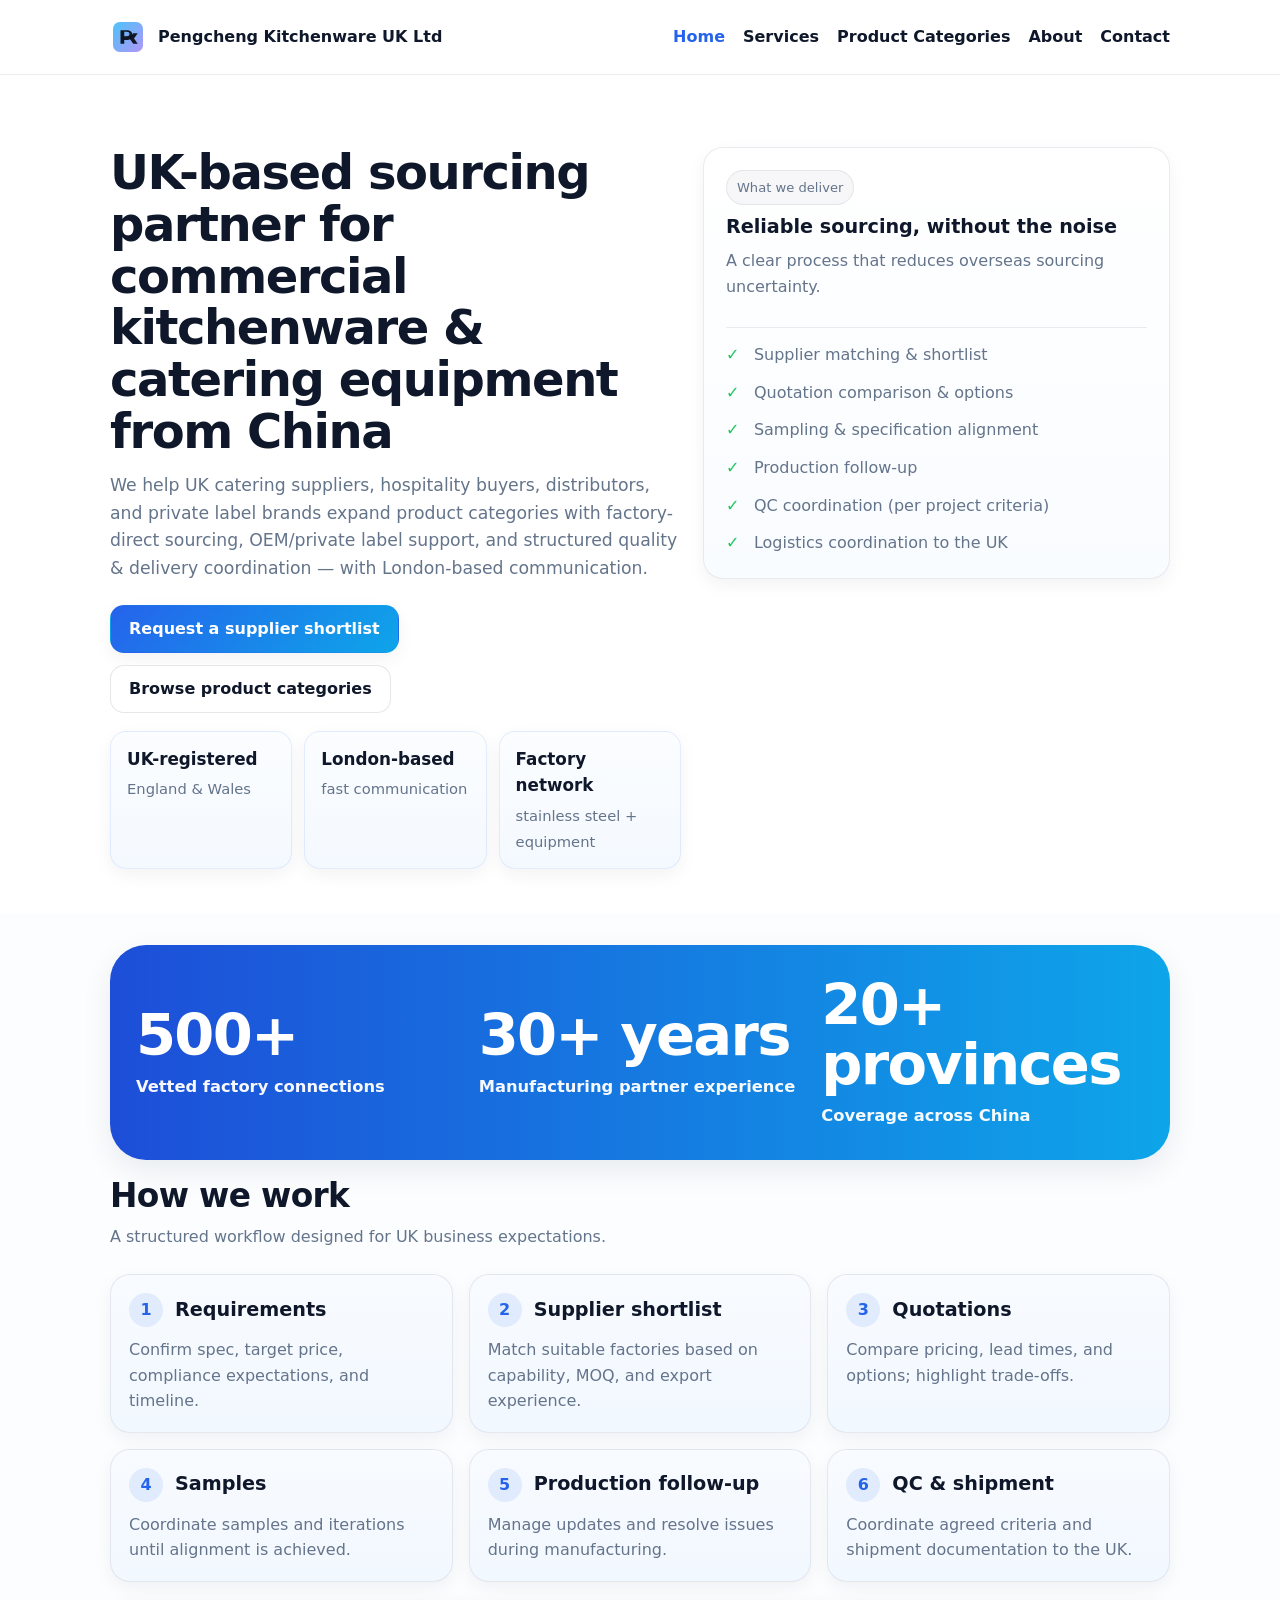
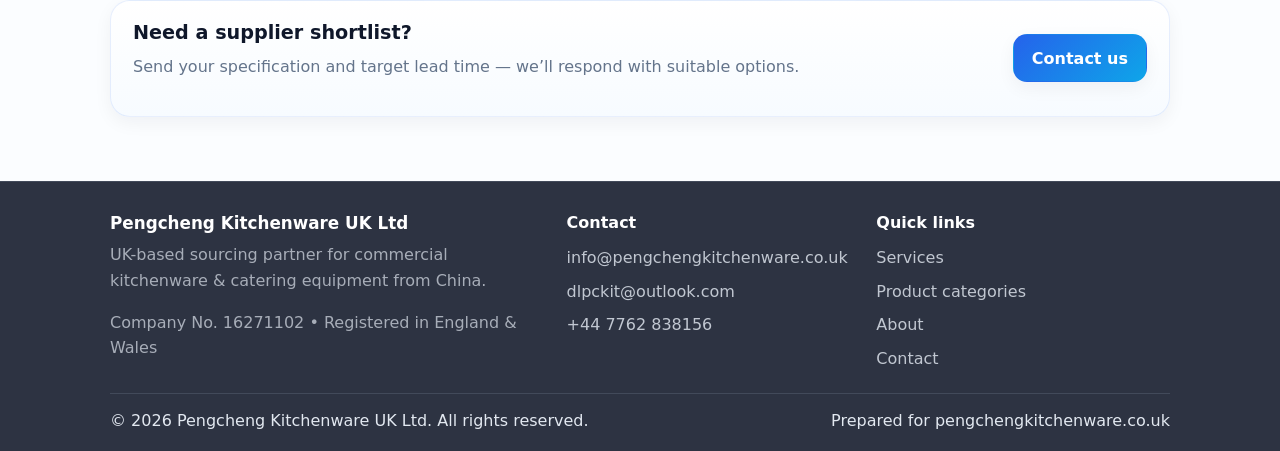
<file: index.html>
<!doctype html>
<html lang="en-GB">
<head>
  <title>Pengcheng Kitchenware UK Ltd | UK-Based Sourcing Partner</title>
  <meta name="description" content="UK-based sourcing partner for commercial kitchenware & catering equipment from China. Factory-direct sourcing, OEM/private label support, QC and logistics coordination — London-based communication.">
  <link rel="canonical" href="https://pengchengkitchenware.co.uk/">

  <meta charset="utf-8">
  <meta name="viewport" content="width=device-width, initial-scale=1">
  <meta name="theme-color" content="#ffffff">
  <link rel="icon" href="/assets/logo.svg" type="image/svg+xml">
  <link rel="stylesheet" href="/assets/styles.css">

  <meta property="og:type" content="website">
  <meta property="og:title" content="Pengcheng Kitchenware UK Ltd | UK-Based Sourcing Partner">
  <meta property="og:description" content="UK-based sourcing partner for commercial kitchenware & catering equipment from China. Factory-direct sourcing, OEM/private label support, QC and logistics coordination — London-based communication.">
  <meta property="og:url" content="https://pengchengkitchenware.co.uk/">
</head>
<body>
  <a class="skip-link" href="#main">Skip to content</a>

  <header class="site-header">
    <div class="container header-inner">
      <a class="brand" href="/index.html" aria-label="Pengcheng Kitchenware UK Ltd home">
        <img src="/assets/logo.svg" alt="" class="logo" width="36" height="36">
        <span class="brand-name">Pengcheng Kitchenware UK Ltd</span>
      </a>

      <nav class="nav" aria-label="Primary">
        <a data-nav href="/index.html" aria-current="page">Home</a>
        <a data-nav href="/services.html">Services</a>
        <a data-nav href="/products.html">Product Categories</a>
        <a data-nav href="/about.html">About</a>
        <a data-nav class="nav-cta" href="/contact.html">Contact</a>
      </nav>

      <button class="nav-toggle" aria-label="Open menu" aria-expanded="false">Menu</button>
    </div>
  </header>

  <main id="main">
    <section class="hero">
      <div class="container hero-grid">
        <div>
          <h1>UK-based sourcing partner for commercial kitchenware &amp; catering equipment from China</h1>
          <p class="lead">
            We help UK catering suppliers, hospitality buyers, distributors, and private label brands
            expand product categories with factory-direct sourcing, OEM/private label support, and
            structured quality &amp; delivery coordination — with London-based communication.
          </p>

          <div class="cta-row">
            <a class="button primary" href="/contact.html">Request a supplier shortlist</a>
            <a class="button secondary" href="/products.html">Browse product categories</a>
          </div>

          <div class="trust-row">
            <div class="trust-item">
              <strong>UK-registered</strong>
              <span class="muted small">England &amp; Wales</span>
            </div>
            <div class="trust-item">
              <strong>London-based</strong>
              <span class="muted small">fast communication</span>
            </div>
            <div class="trust-item">
              <strong>Factory network</strong>
              <span class="muted small">stainless steel + equipment</span>
            </div>
          </div>
        </div>

        <div class="hero-card">
          <div class="hero-card-top">
            <div class="badge">What we deliver</div>
            <h3>Reliable sourcing, without the noise</h3>
            <p class="muted">A clear process that reduces overseas sourcing uncertainty.</p>
          </div>

          <div class="hero-card-list">
            <div class="check">Supplier matching &amp; shortlist</div>
            <div class="check">Quotation comparison &amp; options</div>
            <div class="check">Sampling &amp; specification alignment</div>
            <div class="check">Production follow-up</div>
            <div class="check">QC coordination (per project criteria)</div>
            <div class="check">Logistics coordination to the UK</div>
          </div>
        </div>
      </div>
    </section>

    <section class="section how-section section-soft-blue">
      <div class="container">
        <div class="stats-strip" aria-label="Key sourcing statistics">
          <div class="stats-grid">
            <div class="stat">
              <div class="stat-num">500+</div>
              <div class="stat-label">Vetted factory connections</div>
            </div>
            <div class="stat">
              <div class="stat-num">30+ years</div>
              <div class="stat-label">Manufacturing partner experience</div>
            </div>
            <div class="stat">
              <div class="stat-num">20+ provinces</div>
              <div class="stat-label">Coverage across China</div>
            </div>
          </div>
        </div>

        <div class="section-header" style="margin-top:18px;">
          <h2>How we work</h2>
          <p class="muted">A structured workflow designed for UK business expectations.</p>
        </div>

        <div class="step-cards">
          <article class="step-card">
            <div class="step-top">
              <div class="step-no">1</div>
              <h3>Requirements</h3>
            </div>
            <p>Confirm spec, target price, compliance expectations, and timeline.</p>
          </article>

          <article class="step-card">
            <div class="step-top">
              <div class="step-no">2</div>
              <h3>Supplier shortlist</h3>
            </div>
            <p>Match suitable factories based on capability, MOQ, and export experience.</p>
          </article>

          <article class="step-card">
            <div class="step-top">
              <div class="step-no">3</div>
              <h3>Quotations</h3>
            </div>
            <p>Compare pricing, lead times, and options; highlight trade-offs.</p>
          </article>

          <article class="step-card">
            <div class="step-top">
              <div class="step-no">4</div>
              <h3>Samples</h3>
            </div>
            <p>Coordinate samples and iterations until alignment is achieved.</p>
          </article>

          <article class="step-card">
            <div class="step-top">
              <div class="step-no">5</div>
              <h3>Production follow-up</h3>
            </div>
            <p>Manage updates and resolve issues during manufacturing.</p>
          </article>

          <article class="step-card">
            <div class="step-top">
              <div class="step-no">6</div>
              <h3>QC &amp; shipment</h3>
            </div>
            <p>Coordinate agreed criteria and shipment documentation to the UK.</p>
          </article>
        </div>

        <div class="cta-panel">
          <div>
            <h3>Need a supplier shortlist?</h3>
            <p class="muted">Send your specification and target lead time — we’ll respond with suitable options.</p>
          </div>
          <a class="button primary" href="/contact.html">Contact us</a>
        </div>
      </div>
    </section>
  </main>

  <footer class="site-footer">
    <div class="container">
      <div class="footer-grid">
        <div>
          <div class="footer-brand">Pengcheng Kitchenware UK Ltd</div>
          <p class="muted">
            UK-based sourcing partner for commercial kitchenware &amp; catering equipment from China.
          </p>
          <p class="muted">
            Company No. 16271102 • Registered in England &amp; Wales
          </p>
        </div>

        <div>
          <div class="footer-title">Contact</div>
          <ul class="footer-list">
            <li><a href="mailto:info@pengchengkitchenware.co.uk">info@pengchengkitchenware.co.uk</a></li>
            <li><a href="mailto:dlpckit@outlook.com">dlpckit@outlook.com</a></li>
            <li><a href="tel:+447762838156">+44 7762 838156</a></li>
          </ul>
        </div>

        <div>
          <div class="footer-title">Quick links</div>
          <ul class="footer-list">
            <li><a href="/services.html">Services</a></li>
            <li><a href="/products.html">Product categories</a></li>
            <li><a href="/about.html">About</a></li>
            <li><a href="/contact.html">Contact</a></li>
          </ul>
        </div>
      </div>

      <div class="footer-bottom">
        <div>© 2026 Pengcheng Kitchenware UK Ltd. All rights reserved.</div>
        <div>Prepared for pengchengkitchenware.co.uk</div>
      </div>
    </div>
  </footer>
</body>
</html>
</file>
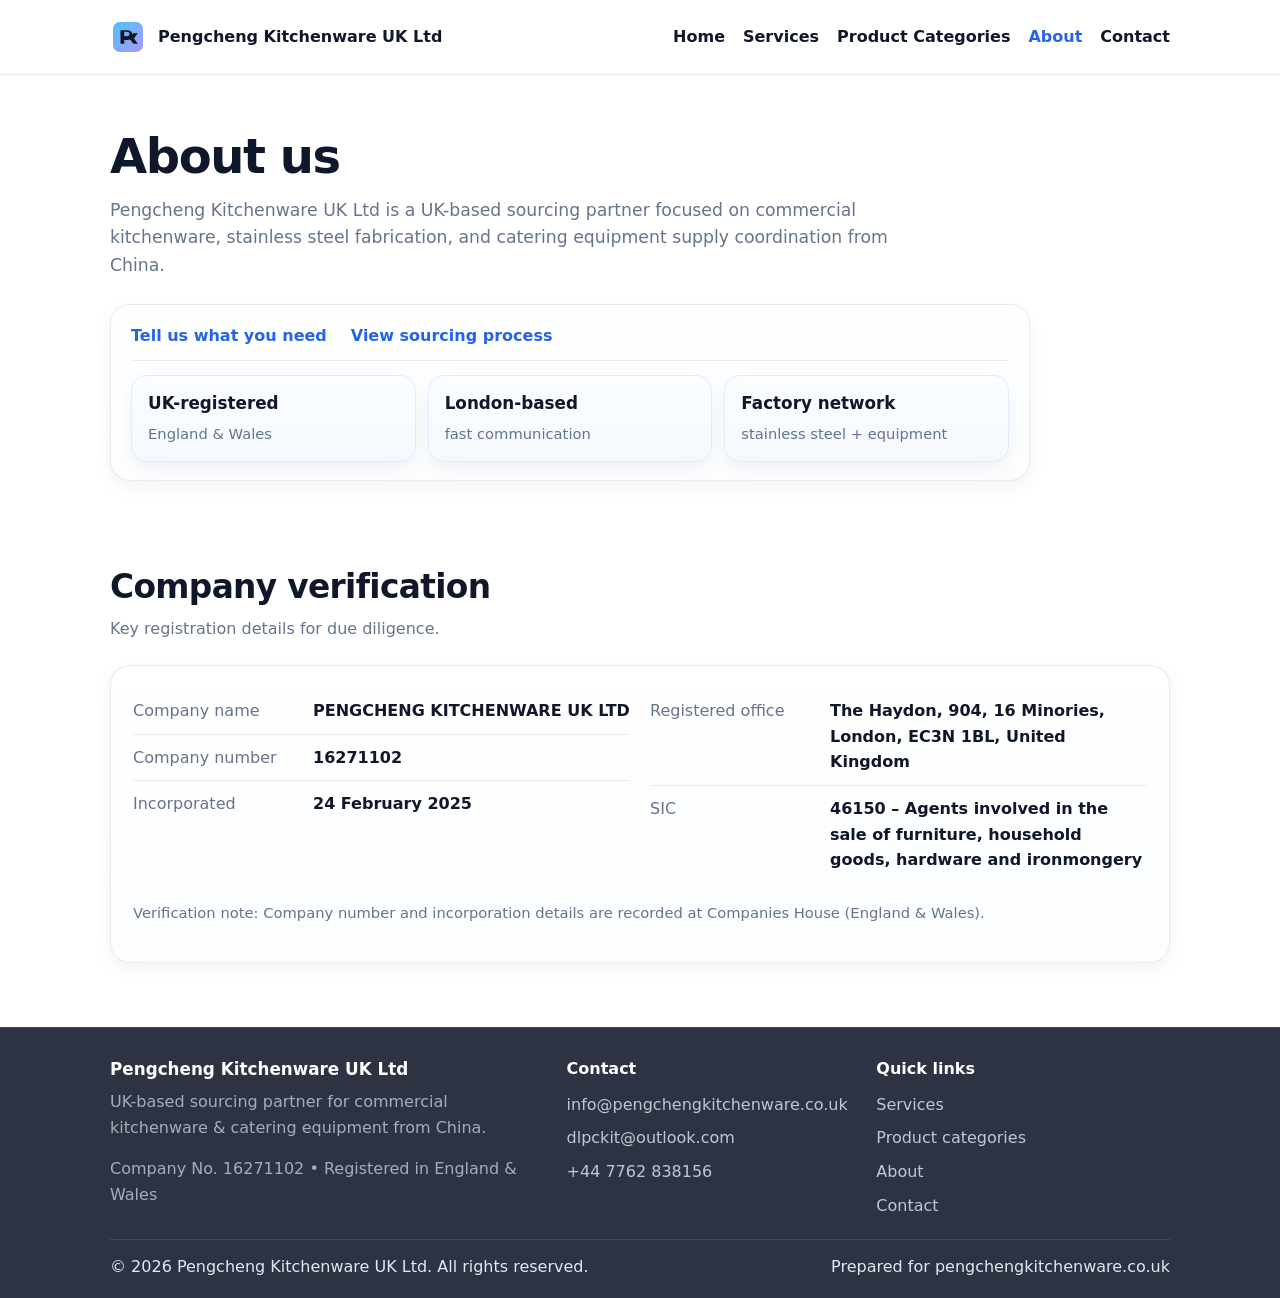
<file: about.html>
<!doctype html>
<html lang="en-GB">
<head>
  <title>About | Pengcheng Kitchenware UK Ltd</title>
  <meta name="description" content="About Pengcheng Kitchenware UK Ltd — UK-based sourcing support for commercial kitchenware and catering equipment from China.">
  <link rel="canonical" href="https://pengchengkitchenware.co.uk/about.html">

  <meta charset="utf-8">
  <meta name="viewport" content="width=device-width, initial-scale=1">
  <meta name="theme-color" content="#ffffff">
  <link rel="icon" href="/assets/logo.svg" type="image/svg+xml">
  <link rel="stylesheet" href="/assets/styles.css">
</head>
<body>
  <a class="skip-link" href="#main">Skip to content</a>

  <header class="site-header">
    <div class="container header-inner">
      <a class="brand" href="/index.html" aria-label="Pengcheng Kitchenware UK Ltd home">
        <img src="/assets/logo.svg" alt="" class="logo" width="36" height="36">
        <span class="brand-name">Pengcheng Kitchenware UK Ltd</span>
      </a>

      <nav class="nav" aria-label="Primary">
        <a data-nav href="/index.html">Home</a>
        <a data-nav href="/services.html">Services</a>
        <a data-nav href="/products.html">Product Categories</a>
        <a data-nav href="/about.html" aria-current="page">About</a>
        <a data-nav class="nav-cta" href="/contact.html">Contact</a>
      </nav>

      <button class="nav-toggle" aria-label="Open menu" aria-expanded="false">Menu</button>
    </div>
  </header>

  <main id="main">
    <section class="page-hero">
      <div class="container">
        <div class="page-hero-inner">
          <div class="section-header">
            <h1>About us</h1>
            <p class="lead">
              Pengcheng Kitchenware UK Ltd is a UK-based sourcing partner focused on commercial kitchenware,
              stainless steel fabrication, and catering equipment supply coordination from China.
            </p>
          </div>

          <div class="info-strip">
            <div class="info-strip-top">
              <a class="text-link" href="/contact.html">Tell us what you need</a>
              <a class="text-link" href="/services.html">View sourcing process</a>
            </div>

            <div class="trust-row">
              <div class="trust-item">
                <strong>UK-registered</strong>
                <span class="muted small">England &amp; Wales</span>
              </div>
              <div class="trust-item">
                <strong>London-based</strong>
                <span class="muted small">fast communication</span>
              </div>
              <div class="trust-item">
                <strong>Factory network</strong>
                <span class="muted small">stainless steel + equipment</span>
              </div>
            </div>
          </div>
        </div>
      </div>
    </section>

    <section class="section company-section">
      <div class="container">
        <div class="section-header">
          <h2>Company verification</h2>
          <p class="muted">Key registration details for due diligence.</p>
        </div>

        <div class="company-card">
          <div class="grid-2">
            <div>
              <div class="kv"><span>Company name</span><strong>PENGCHENG KITCHENWARE UK LTD</strong></div>
              <div class="kv"><span>Company number</span><strong>16271102</strong></div>
              <div class="kv"><span>Incorporated</span><strong>24 February 2025</strong></div>
            </div>

            <div>
              <div class="kv"><span>Registered office</span><strong>The Haydon, 904, 16 Minories, London, EC3N 1BL, United Kingdom</strong></div>
              <div class="kv"><span>SIC</span><strong>46150 – Agents involved in the sale of furniture, household goods, hardware and ironmongery</strong></div>
            </div>
          </div>

          <p class="muted small" style="margin-top:18px;">
            Verification note: Company number and incorporation details are recorded at Companies House (England &amp; Wales).
          </p>
        </div>
      </div>
    </section>
  </main>

  <footer class="site-footer">
    <div class="container">
      <div class="footer-grid">
        <div>
          <div class="footer-brand">Pengcheng Kitchenware UK Ltd</div>
          <p class="muted">
            UK-based sourcing partner for commercial kitchenware &amp; catering equipment from China.
          </p>
          <p class="muted">
            Company No. 16271102 • Registered in England &amp; Wales
          </p>
        </div>

        <div>
          <div class="footer-title">Contact</div>
          <ul class="footer-list">
            <li><a href="mailto:info@pengchengkitchenware.co.uk">info@pengchengkitchenware.co.uk</a></li>
            <li><a href="mailto:dlpckit@outlook.com">dlpckit@outlook.com</a></li>
            <li><a href="tel:+447762838156">+44 7762 838156</a></li>
          </ul>
        </div>

        <div>
          <div class="footer-title">Quick links</div>
          <ul class="footer-list">
            <li><a href="/services.html">Services</a></li>
            <li><a href="/products.html">Product categories</a></li>
            <li><a href="/about.html">About</a></li>
            <li><a href="/contact.html">Contact</a></li>
          </ul>
        </div>
      </div>

      <div class="footer-bottom">
        <div>© 2026 Pengcheng Kitchenware UK Ltd. All rights reserved.</div>
        <div>Prepared for pengchengkitchenware.co.uk</div>
      </div>
    </div>
  </footer>
</body>
</html>
</file>
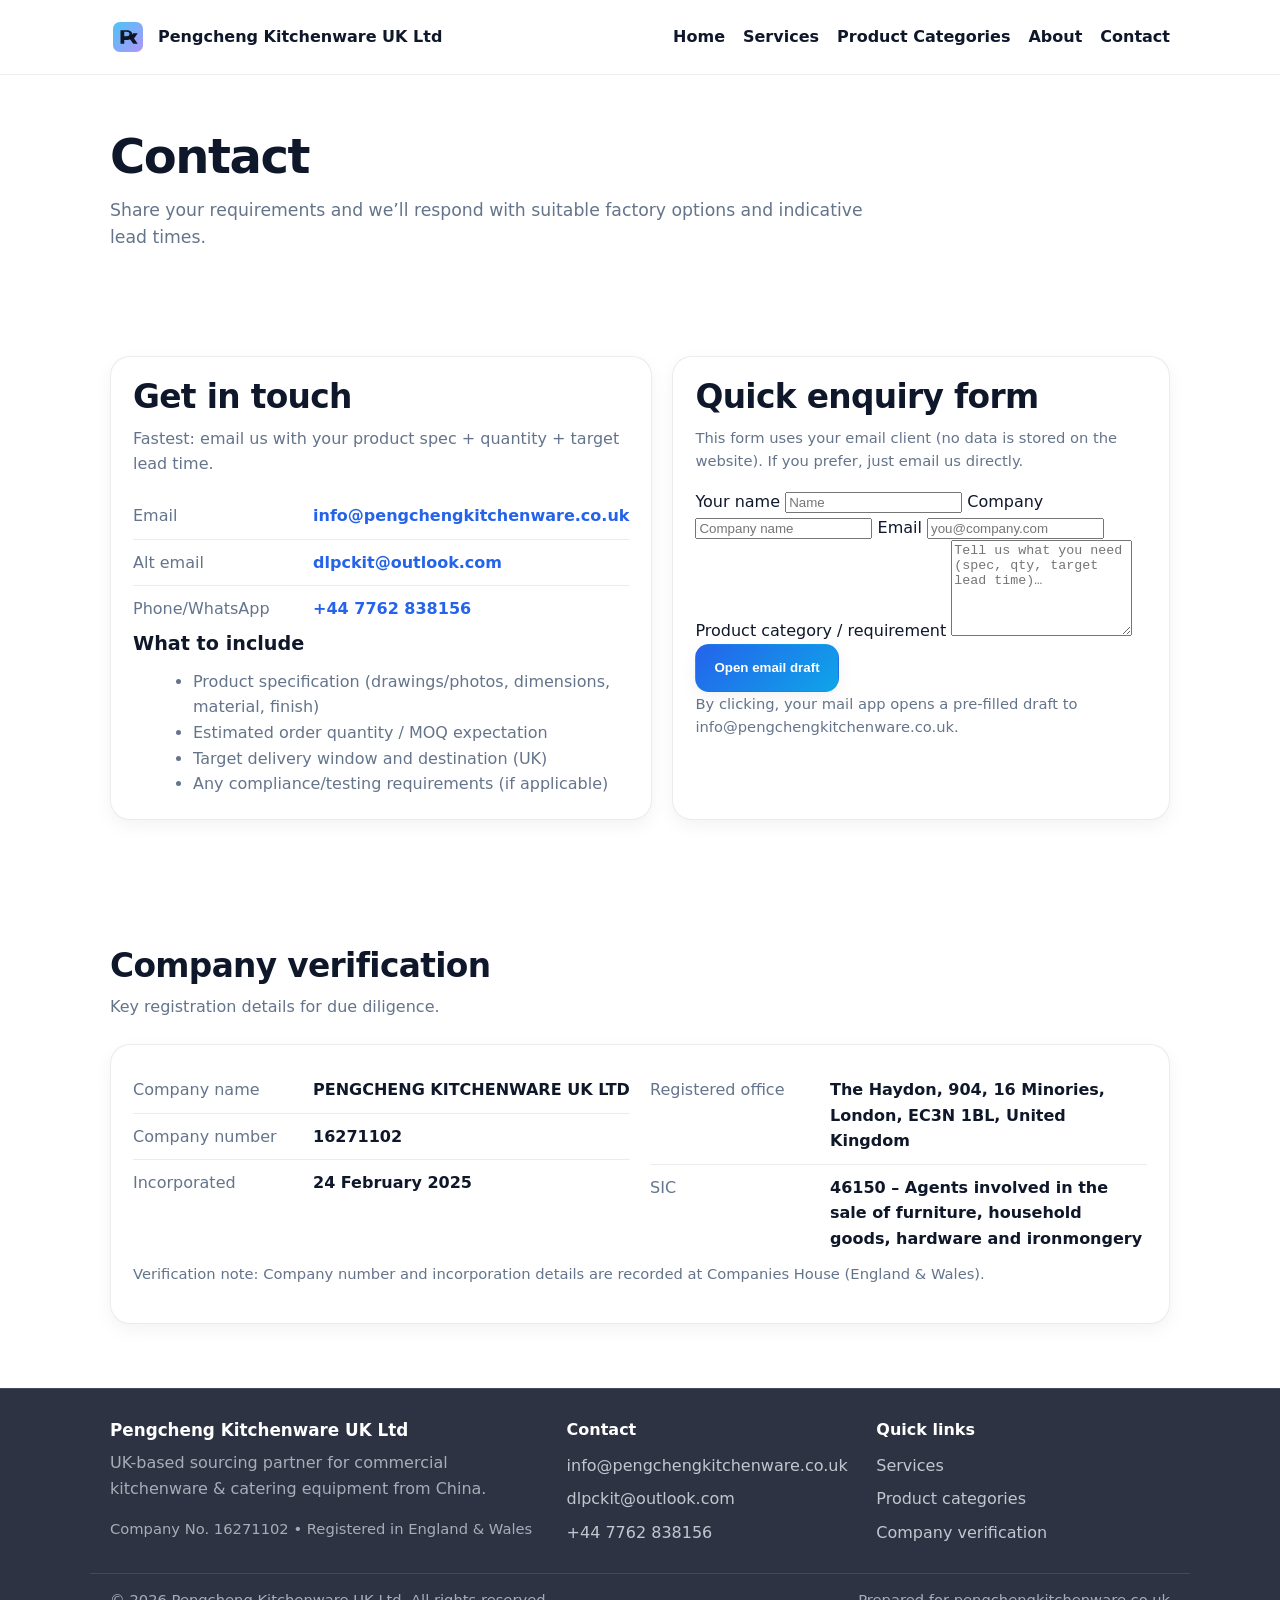
<file: contact.html>
<!doctype html>
<html lang="en-GB">
<head>
<title>Contact | Pengcheng Kitchenware UK Ltd</title>
<meta name="description" content="Contact Pengcheng Kitchenware UK Ltd. Email, phone/WhatsApp, and enquiry form to request a supplier shortlist or quotation comparison.">
<link rel="canonical" href="https://pengchengkitchenware.co.uk/contact.html">

<meta charset="utf-8">
<meta name="viewport" content="width=device-width, initial-scale=1">
<meta name="theme-color" content="#0b0f19">
<link rel="icon" href="/assets/logo.svg" type="image/svg+xml">
<link rel="stylesheet" href="/assets/styles.css">

<meta property="og:type" content="website">
<meta property="og:title" content="Contact | Pengcheng Kitchenware UK Ltd">
<meta property="og:description" content="Contact Pengcheng Kitchenware UK Ltd. Email, phone/WhatsApp, and enquiry form to request a supplier shortlist or quotation comparison.">
<meta property="og:url" content="https://pengchengkitchenware.co.uk/contact.html">
</head>
<body>
<a class="skip-link" href="#main">Skip to content</a>
<header class="site-header">
  <div class="container header-inner">
    <a class="brand" href="/index.html" aria-label="Pengcheng Kitchenware UK Ltd home">
      <img src="/assets/logo.svg" alt="" class="logo" width="36" height="36">
      <span class="brand-name">Pengcheng Kitchenware UK Ltd</span>
    </a>
    <nav class="nav" aria-label="Primary">
      <a data-nav href="/index.html">Home</a>
      <a data-nav href="/services.html">Services</a>
      <a data-nav href="/products.html">Product Categories</a>
      <a data-nav href="/about.html">About</a>
      <a data-nav class="nav-cta" href="/contact.html">Contact</a>
    </nav>
    <button class="nav-toggle" aria-label="Open menu" aria-expanded="false">Menu</button>
  </div>
</header>


<main id="main">
  <section class="page-hero">
    <div class="container">
      <h1>Contact</h1>
      <p class="lead">Share your requirements and we’ll respond with suitable factory options and indicative lead times.</p>
    </div>
  </section>

  <section class="section">
    <div class="container">
      <div class="grid-2">
        <div class="card">
          <h2>Get in touch</h2>
          <p class="muted">Fastest: email us with your product spec + quantity + target lead time.</p>
          <div class="contact-block">
            <div class="kv"><span>Email</span><strong><a href="mailto:info@pengchengkitchenware.co.uk">info@pengchengkitchenware.co.uk</a></strong></div>
            <div class="kv"><span>Alt email</span><strong><a href="mailto:dlpckit@outlook.com">dlpckit@outlook.com</a></strong></div>
            <div class="kv"><span>Phone/WhatsApp</span><strong><a href="tel:+447762838156">+44 7762 838156</a></strong></div>
          </div>

          <div class="divider"></div>
          <h3>What to include</h3>
          <ul class="clean-list">
            <li>Product specification (drawings/photos, dimensions, material, finish)</li>
            <li>Estimated order quantity / MOQ expectation</li>
            <li>Target delivery window and destination (UK)</li>
            <li>Any compliance/testing requirements (if applicable)</li>
          </ul>
        </div>

        <div class="card">
          <h2>Quick enquiry form</h2>
          <p class="muted small">This form uses your email client (no data is stored on the website). If you prefer, just email us directly.</p>

          <form class="form" id="enquiryForm">
            <label>
              Your name
              <input name="name" type="text" autocomplete="name" placeholder="Name">
            </label>
            <label>
              Company
              <input name="company" type="text" autocomplete="organization" placeholder="Company name">
            </label>
            <label>
              Email
              <input name="email" type="email" autocomplete="email" placeholder="you@company.com" required>
            </label>
            <label>
              Product category / requirement
              <textarea name="message" rows="6" placeholder="Tell us what you need (spec, qty, target lead time)…" required></textarea>
            </label>
            <button class="button primary" type="submit">Open email draft</button>
            <p class="muted small">By clicking, your mail app opens a pre-filled draft to info@pengchengkitchenware.co.uk.</p>
          </form>
        </div>
      </div>
    </div>
  </section>

  
<section class="section">
  <div class="container">
    <div class="section-header">
      <h2>Company verification</h2>
      <p class="muted">Key registration details for due diligence.</p>
    </div>
    <div class="card">
      <div class="grid-2">
        <div>
          <div class="kv"><span>Company name</span><strong>PENGCHENG KITCHENWARE UK LTD</strong></div>
          <div class="kv"><span>Company number</span><strong>16271102</strong></div>
          <div class="kv"><span>Incorporated</span><strong>24 February 2025</strong></div>
        </div>
        <div>
          <div class="kv"><span>Registered office</span><strong>The Haydon, 904, 16 Minories, London, EC3N 1BL, United Kingdom</strong></div>
          <div class="kv"><span>SIC</span><strong>46150 – Agents involved in the sale of furniture, household goods, hardware and ironmongery</strong></div>
        </div>
      </div>
      <p class="muted small">Verification note: Company number and incorporation details are recorded at Companies House (England & Wales).</p>
    </div>
  </div>
</section>

</main>


<footer class="site-footer">
  <div class="container footer-grid">
    <div>
      <div class="footer-brand">Pengcheng Kitchenware UK Ltd</div>
      <p class="muted">UK-based sourcing partner for commercial kitchenware & catering equipment from China.</p>
      <p class="muted small">Company No. 16271102 • Registered in England & Wales</p>
    </div>
    <div>
      <div class="footer-title">Contact</div>
      <ul class="footer-list">
        <li><a href="mailto:info@pengchengkitchenware.co.uk">info@pengchengkitchenware.co.uk</a></li>
        <li><a href="mailto:dlpckit@outlook.com">dlpckit@outlook.com</a></li>
        <li><a href="tel:+447762838156">+44 7762 838156</a></li>
      </ul>
    </div>
    <div>
      <div class="footer-title">Quick links</div>
      <ul class="footer-list">
        <li><a href="/services.html">Services</a></li>
        <li><a href="/products.html">Product categories</a></li>
        <li><a href="/about.html">Company verification</a></li>
      </ul>
    </div>
  </div>
  <div class="container footer-bottom">
    <span class="muted small">© 2026 Pengcheng Kitchenware UK Ltd. All rights reserved.</span>
    <span class="muted small">Prepared for pengchengkitchenware.co.uk</span>
  </div>
</footer>

<script src="/assets/main.js" defer></script>
</body>
</html>
</file>
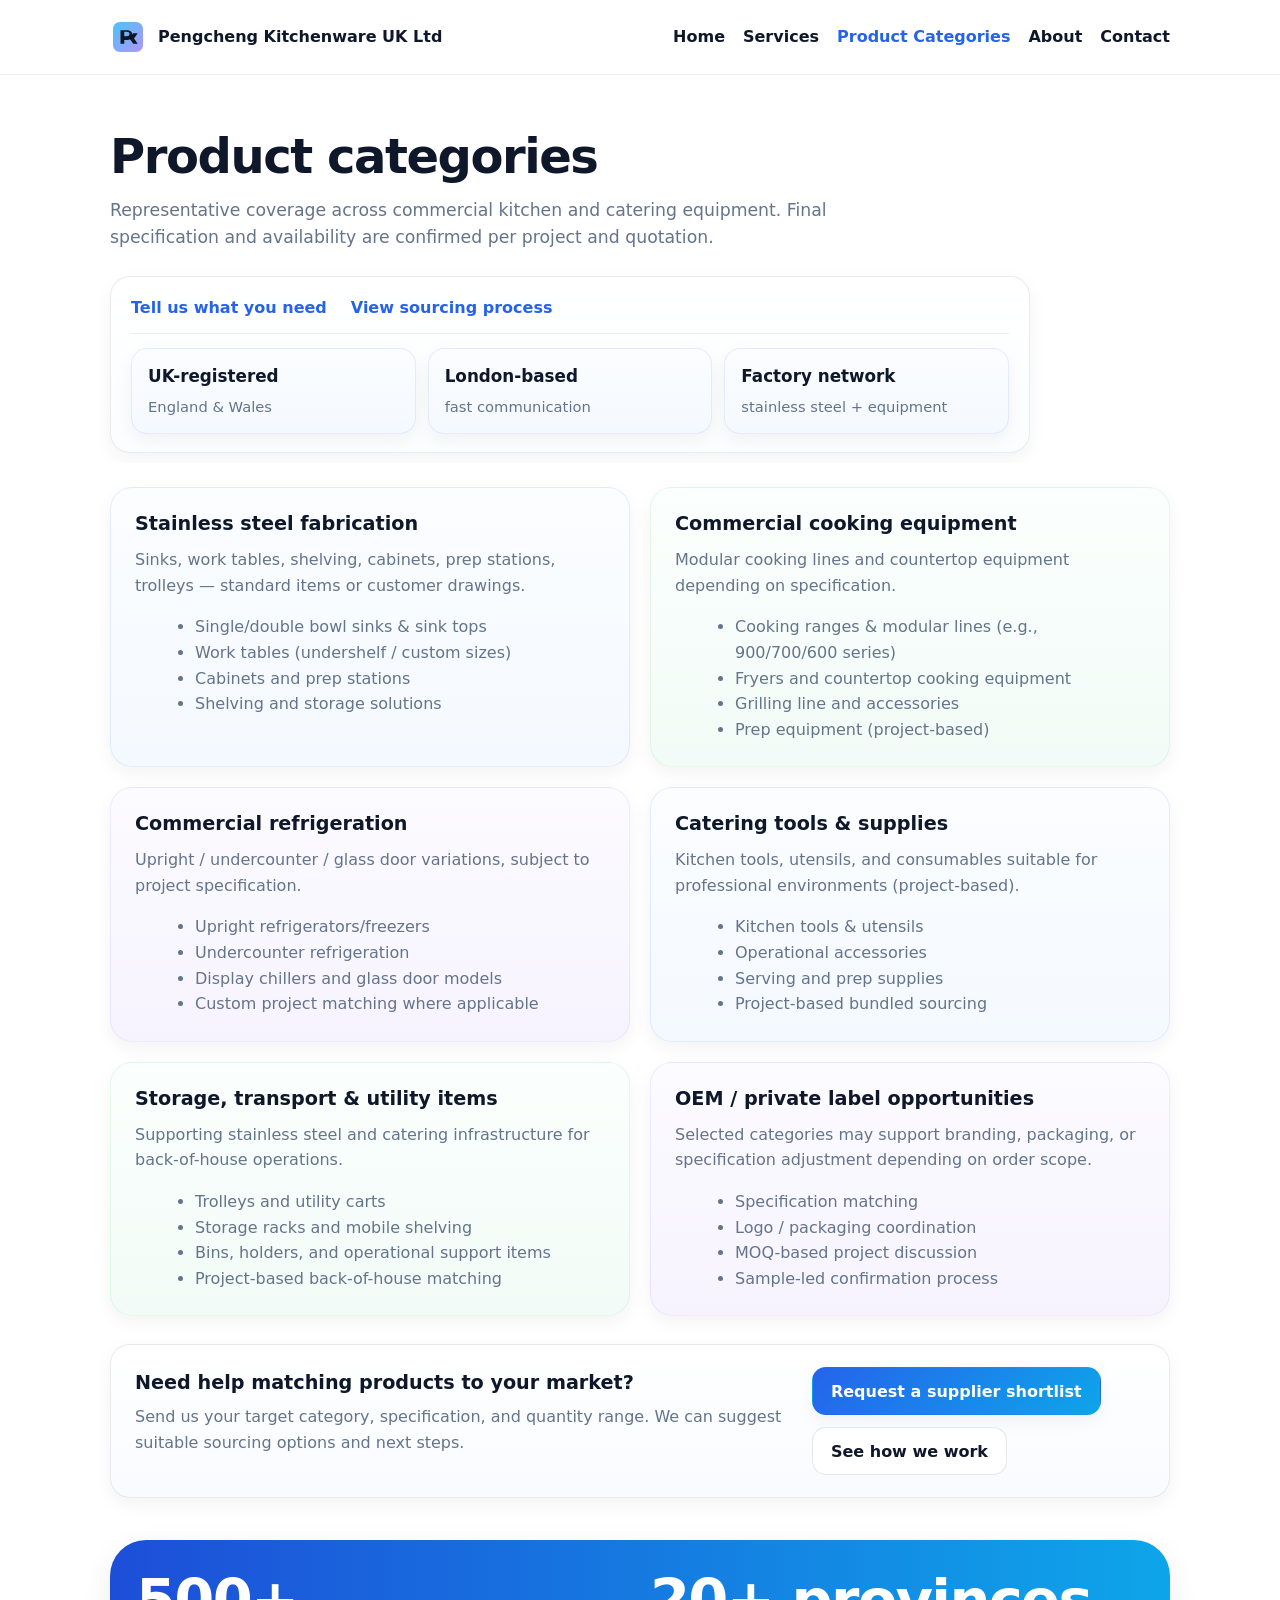
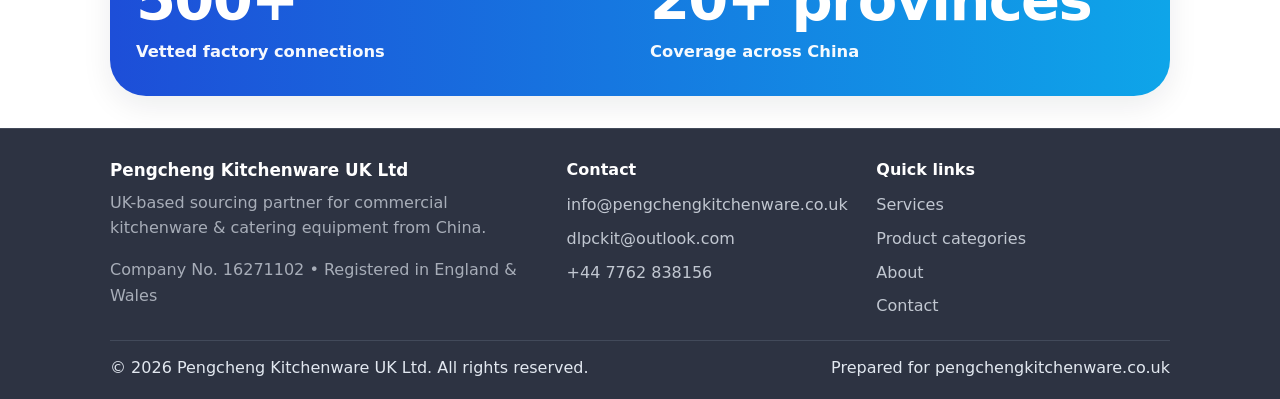
<file: products.html>
<!doctype html>
<html lang="en-GB">
<head>
  <title>Product Categories | Pengcheng Kitchenware UK Ltd</title>
  <meta name="description" content="Explore representative product categories across commercial kitchenware and catering equipment. Stainless steel fabrication, commercial cooking equipment, refrigeration, and catering tools.">
  <link rel="canonical" href="https://pengchengkitchenware.co.uk/products.html">

  <meta charset="utf-8">
  <meta name="viewport" content="width=device-width, initial-scale=1">
  <meta name="theme-color" content="#ffffff">
  <link rel="icon" href="/assets/logo.svg" type="image/svg+xml">
  <link rel="stylesheet" href="/assets/styles.css">
</head>
<body>
  <a class="skip-link" href="#main">Skip to content</a>

  <header class="site-header">
    <div class="container header-inner">
      <a class="brand" href="/index.html" aria-label="Pengcheng Kitchenware UK Ltd home">
        <img src="/assets/logo.svg" alt="" class="logo" width="36" height="36">
        <span class="brand-name">Pengcheng Kitchenware UK Ltd</span>
      </a>

      <nav class="nav" aria-label="Primary">
        <a data-nav href="/index.html">Home</a>
        <a data-nav href="/services.html">Services</a>
        <a data-nav href="/products.html" aria-current="page">Product Categories</a>
        <a data-nav href="/about.html">About</a>
        <a data-nav class="nav-cta" href="/contact.html">Contact</a>
      </nav>

      <button class="nav-toggle" aria-label="Open menu" aria-expanded="false">Menu</button>
    </div>
  </header>

  <main id="main">
    <section class="page-hero page-hero-compact">
      <div class="container">
        <div class="page-hero-inner">
          <div class="section-header">
            <h1>Product categories</h1>
            <p class="lead">
              Representative coverage across commercial kitchen and catering equipment.
              Final specification and availability are confirmed per project and quotation.
            </p>
          </div>

          <div class="info-strip">
            <div class="info-strip-top">
              <a class="text-link" href="/contact.html">Tell us what you need</a>
              <a class="text-link" href="/services.html">View sourcing process</a>
            </div>

            <div class="trust-row">
              <div class="trust-item">
                <strong>UK-registered</strong>
                <span class="muted small">England &amp; Wales</span>
              </div>
              <div class="trust-item">
                <strong>London-based</strong>
                <span class="muted small">fast communication</span>
              </div>
              <div class="trust-item">
                <strong>Factory network</strong>
                <span class="muted small">stainless steel + equipment</span>
              </div>
            </div>
          </div>
        </div>
      </div>
    </section>

    <section class="section products-section">
      <div class="container">
        <div class="grid-2 product-grid">
          <article class="product-card">
            <h3>Stainless steel fabrication</h3>
            <p class="muted">
              Sinks, work tables, shelving, cabinets, prep stations, trolleys —
              standard items or customer drawings.
            </p>
            <ul class="clean-list">
              <li>Single/double bowl sinks &amp; sink tops</li>
              <li>Work tables (undershelf / custom sizes)</li>
              <li>Cabinets and prep stations</li>
              <li>Shelving and storage solutions</li>
            </ul>
          </article>

          <article class="product-card">
            <h3>Commercial cooking equipment</h3>
            <p class="muted">
              Modular cooking lines and countertop equipment depending on specification.
            </p>
            <ul class="clean-list">
              <li>Cooking ranges &amp; modular lines (e.g., 900/700/600 series)</li>
              <li>Fryers and countertop cooking equipment</li>
              <li>Grilling line and accessories</li>
              <li>Prep equipment (project-based)</li>
            </ul>
          </article>

          <article class="product-card">
            <h3>Commercial refrigeration</h3>
            <p class="muted">
              Upright / undercounter / glass door variations, subject to project specification.
            </p>
            <ul class="clean-list">
              <li>Upright refrigerators/freezers</li>
              <li>Undercounter refrigeration</li>
              <li>Display chillers and glass door models</li>
              <li>Custom project matching where applicable</li>
            </ul>
          </article>

          <article class="product-card">
            <h3>Catering tools &amp; supplies</h3>
            <p class="muted">
              Kitchen tools, utensils, and consumables suitable for professional environments
              (project-based).
            </p>
            <ul class="clean-list">
              <li>Kitchen tools &amp; utensils</li>
              <li>Operational accessories</li>
              <li>Serving and prep supplies</li>
              <li>Project-based bundled sourcing</li>
            </ul>
          </article>

          <article class="product-card">
            <h3>Storage, transport &amp; utility items</h3>
            <p class="muted">
              Supporting stainless steel and catering infrastructure for back-of-house operations.
            </p>
            <ul class="clean-list">
              <li>Trolleys and utility carts</li>
              <li>Storage racks and mobile shelving</li>
              <li>Bins, holders, and operational support items</li>
              <li>Project-based back-of-house matching</li>
            </ul>
          </article>

          <article class="product-card">
            <h3>OEM / private label opportunities</h3>
            <p class="muted">
              Selected categories may support branding, packaging, or specification adjustment
              depending on order scope.
            </p>
            <ul class="clean-list">
              <li>Specification matching</li>
              <li>Logo / packaging coordination</li>
              <li>MOQ-based project discussion</li>
              <li>Sample-led confirmation process</li>
            </ul>
          </article>
        </div>

        <div class="page-cta-box">
          <div>
            <h3>Need help matching products to your market?</h3>
            <p class="muted">
              Send us your target category, specification, and quantity range.
              We can suggest suitable sourcing options and next steps.
            </p>
          </div>
          <div class="page-cta-actions">
            <a class="btn btn-primary" href="/contact.html">Request a supplier shortlist</a>
            <a class="btn btn-secondary" href="/services.html">See how we work</a>
          </div>
        </div>
      </div>
    </section>

    <section class="section stats-section-tight section-white">
      <div class="container">
        <div class="stats-strip" aria-label="Key sourcing statistics">
          <div class="stats-grid two-stats">
            <div class="stat">
              <div class="stat-num">500+</div>
              <div class="stat-label">Vetted factory connections</div>
            </div>
            <div class="stat">
              <div class="stat-num">20+ provinces</div>
              <div class="stat-label">Coverage across China</div>
            </div>
          </div>
        </div>
      </div>
    </section>
  </main>

  <footer class="site-footer">
    <div class="container">
      <div class="footer-grid">
        <div>
          <div class="footer-brand">Pengcheng Kitchenware UK Ltd</div>
          <p class="muted">
            UK-based sourcing partner for commercial kitchenware &amp; catering equipment from China.
          </p>
          <p class="muted">
            Company No. 16271102 • Registered in England &amp; Wales
          </p>
        </div>

        <div>
          <div class="footer-title">Contact</div>
          <ul class="footer-list">
            <li><a href="mailto:info@pengchengkitchenware.co.uk">info@pengchengkitchenware.co.uk</a></li>
            <li><a href="mailto:dlpckit@outlook.com">dlpckit@outlook.com</a></li>
            <li><a href="tel:+447762838156">+44 7762 838156</a></li>
          </ul>
        </div>

        <div>
          <div class="footer-title">Quick links</div>
          <ul class="footer-list">
            <li><a href="/services.html">Services</a></li>
            <li><a href="/products.html">Product categories</a></li>
            <li><a href="/about.html">About</a></li>
            <li><a href="/contact.html">Contact</a></li>
          </ul>
        </div>
      </div>

      <div class="footer-bottom">
        <div>© 2026 Pengcheng Kitchenware UK Ltd. All rights reserved.</div>
        <div>Prepared for pengchengkitchenware.co.uk</div>
      </div>
    </div>
  </footer>
</body>
</html>
</file>
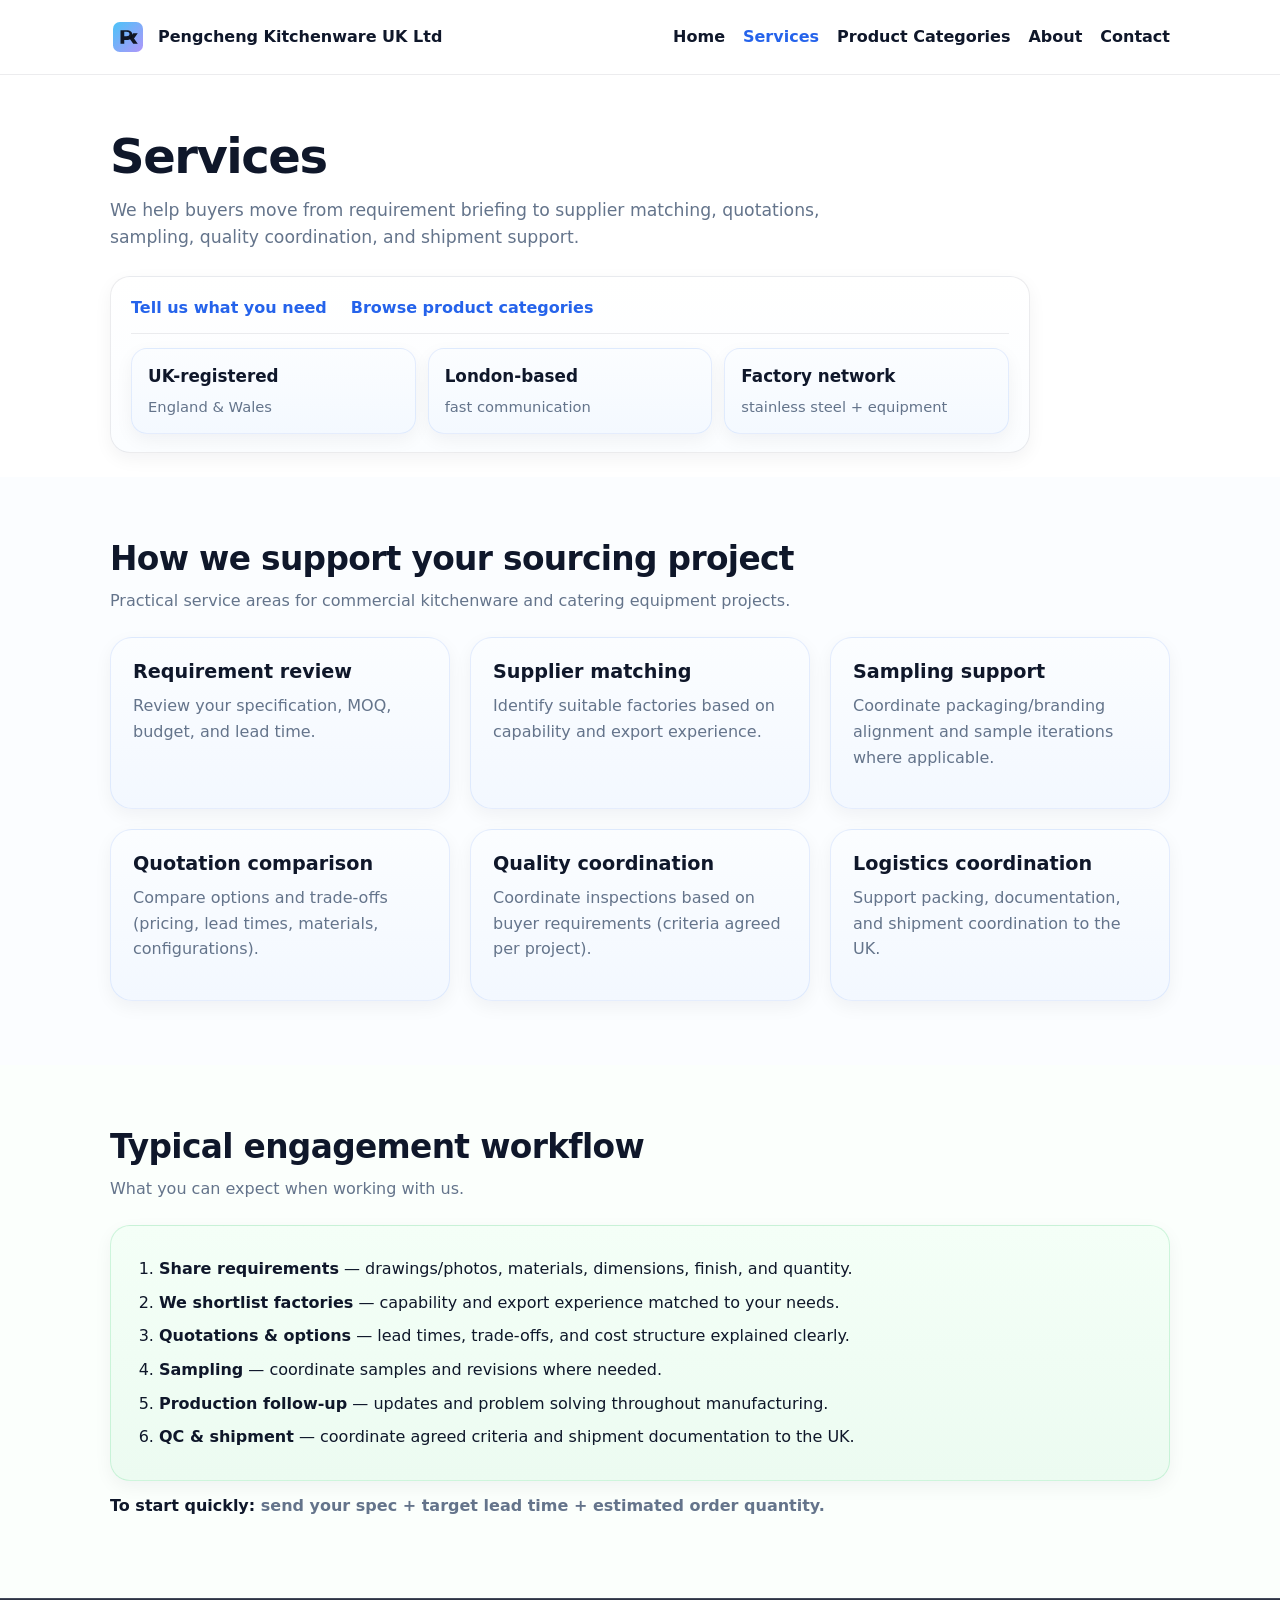
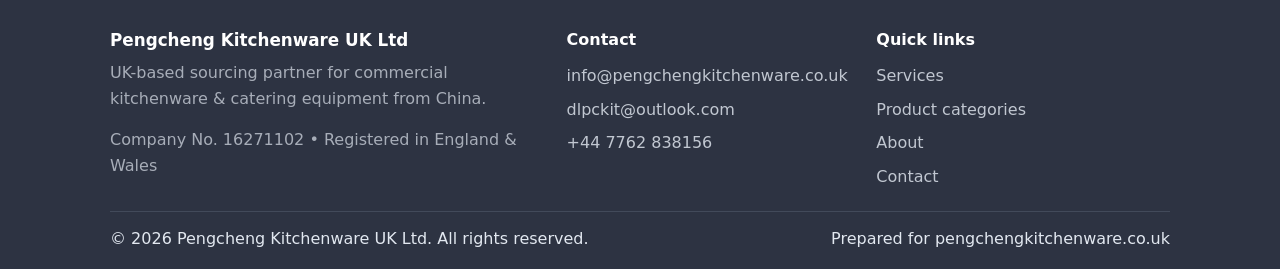
<file: services.html>
<!doctype html>
<html lang="en-GB">
<head>
  <title>Services | Pengcheng Kitchenware UK Ltd</title>
  <meta name="description" content="See how Pengcheng Kitchenware UK Ltd supports supplier matching, quotations, sampling, quality coordination, and shipment support for UK buyers.">
  <link rel="canonical" href="https://pengchengkitchenware.co.uk/services.html">

  <meta charset="utf-8">
  <meta name="viewport" content="width=device-width, initial-scale=1">
  <meta name="theme-color" content="#ffffff">
  <link rel="icon" href="/assets/logo.svg" type="image/svg+xml">
  <link rel="stylesheet" href="/assets/styles.css">
</head>
<body>
  <a class="skip-link" href="#main">Skip to content</a>

  <header class="site-header">
    <div class="container header-inner">
      <a class="brand" href="/index.html" aria-label="Pengcheng Kitchenware UK Ltd home">
        <img src="/assets/logo.svg" alt="" class="logo" width="36" height="36">
        <span class="brand-name">Pengcheng Kitchenware UK Ltd</span>
      </a>

      <nav class="nav" aria-label="Primary">
        <a data-nav href="/index.html">Home</a>
        <a data-nav href="/services.html" aria-current="page">Services</a>
        <a data-nav href="/products.html">Product Categories</a>
        <a data-nav href="/about.html">About</a>
        <a data-nav class="nav-cta" href="/contact.html">Contact</a>
      </nav>

      <button class="nav-toggle" aria-label="Open menu" aria-expanded="false">Menu</button>
    </div>
  </header>

  <main id="main">
    <section class="page-hero">
      <div class="container">
        <div class="page-hero-inner">
          <div class="section-header">
            <h1>Services</h1>
            <p class="lead">
              We help buyers move from requirement briefing to supplier matching,
              quotations, sampling, quality coordination, and shipment support.
            </p>
          </div>

          <div class="info-strip">
            <div class="info-strip-top">
              <a class="text-link" href="/contact.html">Tell us what you need</a>
              <a class="text-link" href="/products.html">Browse product categories</a>
            </div>

            <div class="trust-row">
              <div class="trust-item">
                <strong>UK-registered</strong>
                <span class="muted small">England &amp; Wales</span>
              </div>
              <div class="trust-item">
                <strong>London-based</strong>
                <span class="muted small">fast communication</span>
              </div>
              <div class="trust-item">
                <strong>Factory network</strong>
                <span class="muted small">stainless steel + equipment</span>
              </div>
            </div>
          </div>
        </div>
      </div>
    </section>

    <section class="section section-soft-blue">
      <div class="container">
        <div class="section-header">
          <h2>How we support your sourcing project</h2>
          <p class="muted">Practical service areas for commercial kitchenware and catering equipment projects.</p>
        </div>

        <div class="grid-3 service-grid">
          <div class="card">
            <h3>Requirement review</h3>
            <p class="muted">Review your specification, MOQ, budget, and lead time.</p>
          </div>
          <div class="card">
            <h3>Supplier matching</h3>
            <p class="muted">Identify suitable factories based on capability and export experience.</p>
          </div>
          <div class="card">
            <h3>Sampling support</h3>
            <p class="muted">Coordinate packaging/branding alignment and sample iterations where applicable.</p>
          </div>
          <div class="card">
            <h3>Quotation comparison</h3>
            <p class="muted">Compare options and trade-offs (pricing, lead times, materials, configurations).</p>
          </div>
          <div class="card">
            <h3>Quality coordination</h3>
            <p class="muted">Coordinate inspections based on buyer requirements (criteria agreed per project).</p>
          </div>
          <div class="card">
            <h3>Logistics coordination</h3>
            <p class="muted">Support packing, documentation, and shipment coordination to the UK.</p>
          </div>
        </div>
      </div>
    </section>

    <section class="section section-soft-green">
      <div class="container">
        <div class="section-header">
          <h2>Typical engagement workflow</h2>
          <p class="muted">What you can expect when working with us.</p>
        </div>

        <div class="workflow-box">
          <ol>
            <li><strong>Share requirements</strong> — drawings/photos, materials, dimensions, finish, and quantity.</li>
            <li><strong>We shortlist factories</strong> — capability and export experience matched to your needs.</li>
            <li><strong>Quotations &amp; options</strong> — lead times, trade-offs, and cost structure explained clearly.</li>
            <li><strong>Sampling</strong> — coordinate samples and revisions where needed.</li>
            <li><strong>Production follow-up</strong> — updates and problem solving throughout manufacturing.</li>
            <li><strong>QC &amp; shipment</strong> — coordinate agreed criteria and shipment documentation to the UK.</li>
          </ol>
        </div>

        <p class="quick-start">To start quickly: <span class="muted">send your spec + target lead time + estimated order quantity.</span></p>
      </div>
    </section>
  </main>

  <footer class="site-footer">
    <div class="container">
      <div class="footer-grid">
        <div>
          <div class="footer-brand">Pengcheng Kitchenware UK Ltd</div>
          <p class="muted">
            UK-based sourcing partner for commercial kitchenware &amp; catering equipment from China.
          </p>
          <p class="muted">
            Company No. 16271102 • Registered in England &amp; Wales
          </p>
        </div>

        <div>
          <div class="footer-title">Contact</div>
          <ul class="footer-list">
            <li><a href="mailto:info@pengchengkitchenware.co.uk">info@pengchengkitchenware.co.uk</a></li>
            <li><a href="mailto:dlpckit@outlook.com">dlpckit@outlook.com</a></li>
            <li><a href="tel:+447762838156">+44 7762 838156</a></li>
          </ul>
        </div>

        <div>
          <div class="footer-title">Quick links</div>
          <ul class="footer-list">
            <li><a href="/services.html">Services</a></li>
            <li><a href="/products.html">Product categories</a></li>
            <li><a href="/about.html">About</a></li>
            <li><a href="/contact.html">Contact</a></li>
          </ul>
        </div>
      </div>

      <div class="footer-bottom">
        <div>© 2026 Pengcheng Kitchenware UK Ltd. All rights reserved.</div>
        <div>Prepared for pengchengkitchenware.co.uk</div>
      </div>
    </div>
  </footer>
</body>
</html>
</file>
<file: assets/styles.css>
:root{
  --bg:#ffffff;
  --panel:#ffffff;
  --card:#f7fbff;
  --card-2:#f2f8ff;
  --card-3:#f5fbf6;
  --card-4:#f8f6ff;

  --text:#0f172a;
  --muted:#64748b;

  --border:rgba(37,99,235,.10);
  --border-soft:rgba(15,23,42,.08);
  --shadow:0 10px 30px rgba(15,23,42,.08);
  --shadow-soft:0 6px 18px rgba(15,23,42,.05);

  --radius:20px;
  --max:1100px;

  --accent:#2563eb;
  --accent-2:#0ea5e9;
  --accent-3:#22c55e;
  --accent-soft:rgba(37,99,235,.08);
  --success:#22c55e;
}

*{box-sizing:border-box}

html,body{
  margin:0;
  padding:0;
}

html{
  scroll-behavior:smooth;
}

body{
  font-family:ui-sans-serif, system-ui, -apple-system, Segoe UI, Roboto, Helvetica, Arial, "Apple Color Emoji","Segoe UI Emoji";
  color:var(--text);
  line-height:1.6;
  background:#fff;
}

img{
  max-width:100%;
  display:block;
}

a{
  color:var(--accent);
  text-decoration:none;
  transition:.2s ease;
}

a:hover{
  opacity:.92;
}

.container{
  max-width:var(--max);
  margin:0 auto;
  padding:0 20px;
}

.muted{color:var(--muted)}
.small{font-size:.92rem}

.lead{
  font-size:1.08rem;
  color:var(--muted);
  max-width:72ch;
}

h1{
  font-size:3rem;
  line-height:1.08;
  margin:0 0 14px;
  letter-spacing:-0.03em;
}

h2{
  font-size:2.05rem;
  line-height:1.12;
  margin:0 0 10px;
  letter-spacing:-0.02em;
}

h3{
  font-size:1.2rem;
  line-height:1.3;
  margin:0 0 8px;
}

p{
  margin:0 0 1rem;
}

section{
  padding:64px 0;
}

.section-white{background:#fff}
.section-soft-blue{background:#fbfdff}
.section-soft-green{background:#fbfffc}

.section-header{
  margin-bottom:24px;
}

.skip-link{
  position:absolute;
  left:-999px;
  top:auto;
  width:1px;
  height:1px;
  overflow:hidden;
}

.skip-link:focus{
  left:20px;
  top:12px;
  width:auto;
  height:auto;
  z-index:999;
  background:#fff;
  color:#000;
  padding:10px 12px;
  border-radius:10px;
  border:1px solid var(--border-soft);
}

/* header */
.site-header{
  position:sticky;
  top:0;
  z-index:30;
  background:rgba(255,255,255,.94);
  backdrop-filter:blur(12px);
  border-bottom:1px solid rgba(15,23,42,.08);
}

.header-inner{
  min-height:74px;
  display:flex;
  align-items:center;
  justify-content:space-between;
  gap:18px;
}

.brand{
  display:flex;
  align-items:center;
  gap:12px;
  color:var(--text);
  font-weight:800;
}

.logo{
  width:36px;
  height:36px;
  object-fit:contain;
}

.brand-name{
  font-weight:800;
  color:var(--text);
}

.nav{
  display:flex;
  align-items:center;
  gap:18px;
}

.nav a{
  color:var(--text);
  font-weight:700;
}

.nav a:hover,
.nav a[aria-current="page"]{
  color:var(--accent);
}

.nav-toggle{
  display:none;
  border:1px solid var(--border-soft);
  background:#fff;
  color:var(--text);
  border-radius:12px;
  padding:10px 12px;
  cursor:pointer;
}

/* buttons */
.btn,
.button{
  display:inline-flex;
  align-items:center;
  justify-content:center;
  gap:8px;
  min-height:48px;
  padding:0 18px;
  border-radius:14px;
  border:1px solid transparent;
  font-weight:800;
  transition:.2s ease;
  cursor:pointer;
}

.btn-primary,
.button.primary{
  background:linear-gradient(135deg, var(--accent), var(--accent-2));
  color:#fff;
  box-shadow:var(--shadow-soft);
}

.btn-primary:hover,
.button.primary:hover{
  transform:translateY(-1px);
  opacity:1;
}

.btn-secondary,
.button.secondary{
  background:#fff;
  color:var(--text);
  border-color:rgba(15,23,42,.10);
}

.btn-secondary:hover,
.button.secondary:hover{
  border-color:rgba(37,99,235,.25);
  color:var(--accent);
}

.text-link{
  font-weight:800;
  color:var(--accent);
}

/* cards */
.card,
.hero-card,
.info-strip,
.page-cta-box,
.workflow-box,
.company-card,
.step-card{
  border:1px solid var(--border-soft);
  background:#fff;
  border-radius:var(--radius);
  box-shadow:var(--shadow-soft);
}

.card,
.hero-card,
.company-card{
  padding:22px;
}

/* hero / page intro */
.hero{
  padding:72px 0 44px;
}

.page-hero{
  padding:56px 0 24px;
  background:#fff;
}

.page-hero-compact{
  padding-bottom:10px;
}

.page-hero-inner{
  max-width:920px;
}

.info-strip{
  margin-top:20px;
  padding:18px 20px;
  background:linear-gradient(180deg, #ffffff 0%, #fbfdff 100%);
}

.info-strip-top{
  display:flex;
  flex-wrap:wrap;
  gap:24px;
  margin-bottom:14px;
  padding-bottom:12px;
  border-bottom:1px solid rgba(15,23,42,.08);
}

.hero-grid{
  display:grid;
  grid-template-columns:1.1fr .9fr;
  gap:22px;
  align-items:start;
}

.hero-card{
  background:linear-gradient(180deg, #ffffff 0%, #f9fcff 100%);
}

.hero-card-top{
  padding-bottom:12px;
  border-bottom:1px solid rgba(15,23,42,.08);
  margin-bottom:14px;
}

.badge{
  display:inline-block;
  font-size:.82rem;
  padding:6px 10px;
  border:1px solid rgba(15,23,42,.08);
  border-radius:999px;
  color:var(--muted);
  background:rgba(15,23,42,.03);
  margin-bottom:10px;
}

.hero-card-list{
  display:grid;
  gap:12px;
}

.check{
  position:relative;
  padding-left:28px;
  color:var(--muted);
}

.check::before{
  content:"✓";
  position:absolute;
  left:0;
  top:0;
  color:var(--success);
  font-weight:900;
}

.cta-row{
  display:flex;
  gap:12px;
  flex-wrap:wrap;
  margin:22px 0 18px;
}

.trust-row{
  display:grid;
  grid-template-columns:repeat(3, minmax(0, 1fr));
  gap:12px;
}

.trust-item{
  background:linear-gradient(180deg, #fbfdff 0%, #f4f9ff 100%);
  border:1px solid rgba(37,99,235,.10);
  border-radius:16px;
  padding:14px 16px;
  box-shadow:var(--shadow-soft);
}

.trust-item strong{
  display:block;
  margin-bottom:4px;
  font-size:1.05rem;
  color:var(--text);
}

/* grids */
.grid-2{
  display:grid;
  grid-template-columns:repeat(2, 1fr);
  gap:20px;
}

.grid-3{
  display:grid;
  grid-template-columns:repeat(3, 1fr);
  gap:20px;
}

/* home how we work */
.how-section{
  padding-top:40px;
}

.step-cards{
  display:grid;
  grid-template-columns:repeat(3, minmax(0, 1fr));
  gap:16px;
  margin-top:18px;
}

.step-card{
  padding:18px;
  background:linear-gradient(180deg, #f8fbff 0%, #f2f8ff 100%);
}

.step-top{
  display:flex;
  align-items:center;
  gap:12px;
  margin-bottom:10px;
}

.step-no{
  width:34px;
  height:34px;
  border-radius:999px;
  display:inline-flex;
  align-items:center;
  justify-content:center;
  background:rgba(37,99,235,.10);
  color:var(--accent);
  font-weight:800;
  flex-shrink:0;
}

.step-card h3{
  margin:0;
}

.step-card p{
  margin:0;
  color:var(--muted);
}

.cta-panel{
  margin-top:18px;
  display:flex;
  align-items:center;
  justify-content:space-between;
  gap:18px;
  padding:20px 22px;
  border-radius:20px;
  border:1px solid rgba(37,99,235,.10);
  background:linear-gradient(180deg, #ffffff 0%, #f7fbff 100%);
  box-shadow:var(--shadow-soft);
}

/* products */
.products-section{
  padding-top:24px;
  padding-bottom:40px;
  background:#fff;
}

.product-grid{
  gap:20px;
}

.product-card{
  padding:24px;
  border-radius:22px;
  border:1px solid rgba(37,99,235,.10);
  background:linear-gradient(180deg, #fbfdff 0%, #f4f9ff 100%);
  box-shadow:var(--shadow-soft);
}

.product-card:nth-child(3n+2){
  background:linear-gradient(180deg, #fbfffd 0%, #f2fbf7 100%);
  border-color:rgba(34,197,94,.10);
}

.product-card:nth-child(3n){
  background:linear-gradient(180deg, #fcfbff 0%, #f6f3ff 100%);
  border-color:rgba(139,92,246,.10);
}

.product-card h3{
  margin-bottom:10px;
}

.clean-list{
  margin:12px 0 0 20px;
  color:var(--muted);
}

.page-cta-box{
  margin-top:28px;
  display:flex;
  align-items:center;
  justify-content:space-between;
  gap:18px;
  padding:22px 24px;
  background:linear-gradient(180deg, #ffffff 0%, #f8fbff 100%);
}

.page-cta-actions{
  display:flex;
  gap:12px;
  flex-wrap:wrap;
}

/* stats */
.stats-section-tight{
  padding-top:10px;
  padding-bottom:32px;
}

.stats-strip{
  width:100%;
  margin:-8px 0 0;
  padding:32px 26px;
  background:linear-gradient(90deg, #1d4ed8 0%, #0ea5e9 100%);
  border-radius:36px;
  box-shadow:var(--shadow);
  overflow:hidden;
}

.stats-grid{
  display:grid;
  grid-template-columns:repeat(3, minmax(0, 1fr));
  gap:20px;
  align-items:center;
}

.stats-grid.two-stats{
  grid-template-columns:repeat(2, minmax(0, 1fr));
}

.stat{
  min-width:0;
}

.stat-num{
  font-size:3.6rem;
  line-height:1.02;
  font-weight:800;
  letter-spacing:-0.03em;
  color:#fff;
  margin-bottom:10px;
  white-space:normal;
}

.stat-label{
  font-size:1.02rem;
  line-height:1.4;
  font-weight:700;
  color:rgba(255,255,255,.96);
}

/* company verification */
.company-section{
  background:#fff;
}

.company-card{
  background:linear-gradient(180deg, #ffffff 0%, #fbfdff 100%);
}

.kv{
  display:grid;
  grid-template-columns:170px 1fr;
  gap:10px;
  padding:10px 0;
  border-bottom:1px solid rgba(15,23,42,.08);
}

.kv:last-child{
  border-bottom:none;
}

.kv span{
  color:var(--muted);
}

/* services */
.service-grid .card{
  background:linear-gradient(180deg, #fbfdff 0%, #f3f8ff 100%);
  border:1px solid rgba(37,99,235,.10);
  border-radius:22px;
}

.workflow-box{
  padding:22px 24px;
  background:linear-gradient(180deg, #f4fff7 0%, #ecfbf1 100%);
  border-color:rgba(34,197,94,.18);
}

.workflow-box ol{
  margin:0;
  padding-left:24px;
}

.workflow-box li{
  margin:8px 0;
}

.quick-start{
  margin-top:12px;
  font-weight:800;
}

/* footer */
.site-footer{
  border-top:1px solid rgba(148,163,184,.2);
  background:#2d3342;
  color:#e2e8f0;
  padding:28px 0 18px;
}

.footer-grid{
  display:grid;
  grid-template-columns:1.5fr 1fr 1fr;
  gap:16px;
}

.footer-brand{
  font-weight:900;
  font-size:1.05rem;
  margin-bottom:6px;
  color:#fff;
}

.footer-title{
  font-weight:800;
  margin-bottom:10px;
  color:#fff;
}

.footer-list{
  list-style:none;
  padding:0;
  margin:0;
  display:grid;
  gap:8px;
}

.footer-list a{
  color:rgba(226,232,240,.82);
}

.footer-list a:hover{
  color:#fff;
}

.site-footer .muted{
  color:rgba(226,232,240,.68);
}

.footer-bottom{
  margin-top:16px;
  padding-top:14px;
  border-top:1px solid rgba(148,163,184,.2);
  display:flex;
  justify-content:space-between;
  gap:12px;
  flex-wrap:wrap;
}

/* responsive */
@media (max-width: 920px){
  h1{font-size:2.3rem;}
  h2{font-size:1.8rem;}

  .hero-grid,
  .grid-2,
  .grid-3,
  .footer-grid,
  .trust-row,
  .stats-grid,
  .step-cards,
  .stats-grid.two-stats{
    grid-template-columns:1fr;
  }

  .nav{
    display:none;
  }

  .nav-toggle{
    display:inline-flex;
    align-items:center;
    justify-content:center;
  }

  .nav.open{
    display:flex;
    position:absolute;
    right:20px;
    top:66px;
    flex-direction:column;
    background:#fff;
    border:1px solid var(--border-soft);
    border-radius:14px;
    padding:10px;
    min-width:220px;
    box-shadow:var(--shadow);
  }

  .page-cta-box,
  .cta-panel{
    flex-direction:column;
    align-items:flex-start;
  }

  .info-strip-top,
  .cta-row,
  .page-cta-actions{
    flex-direction:column;
    align-items:flex-start;
  }

  .kv{
    grid-template-columns:1fr;
    gap:4px;
  }

  .stats-strip{
    padding:26px 20px;
    margin-top:0;
  }

  .stat-num{
    font-size:3rem;
  }
}
</file>
